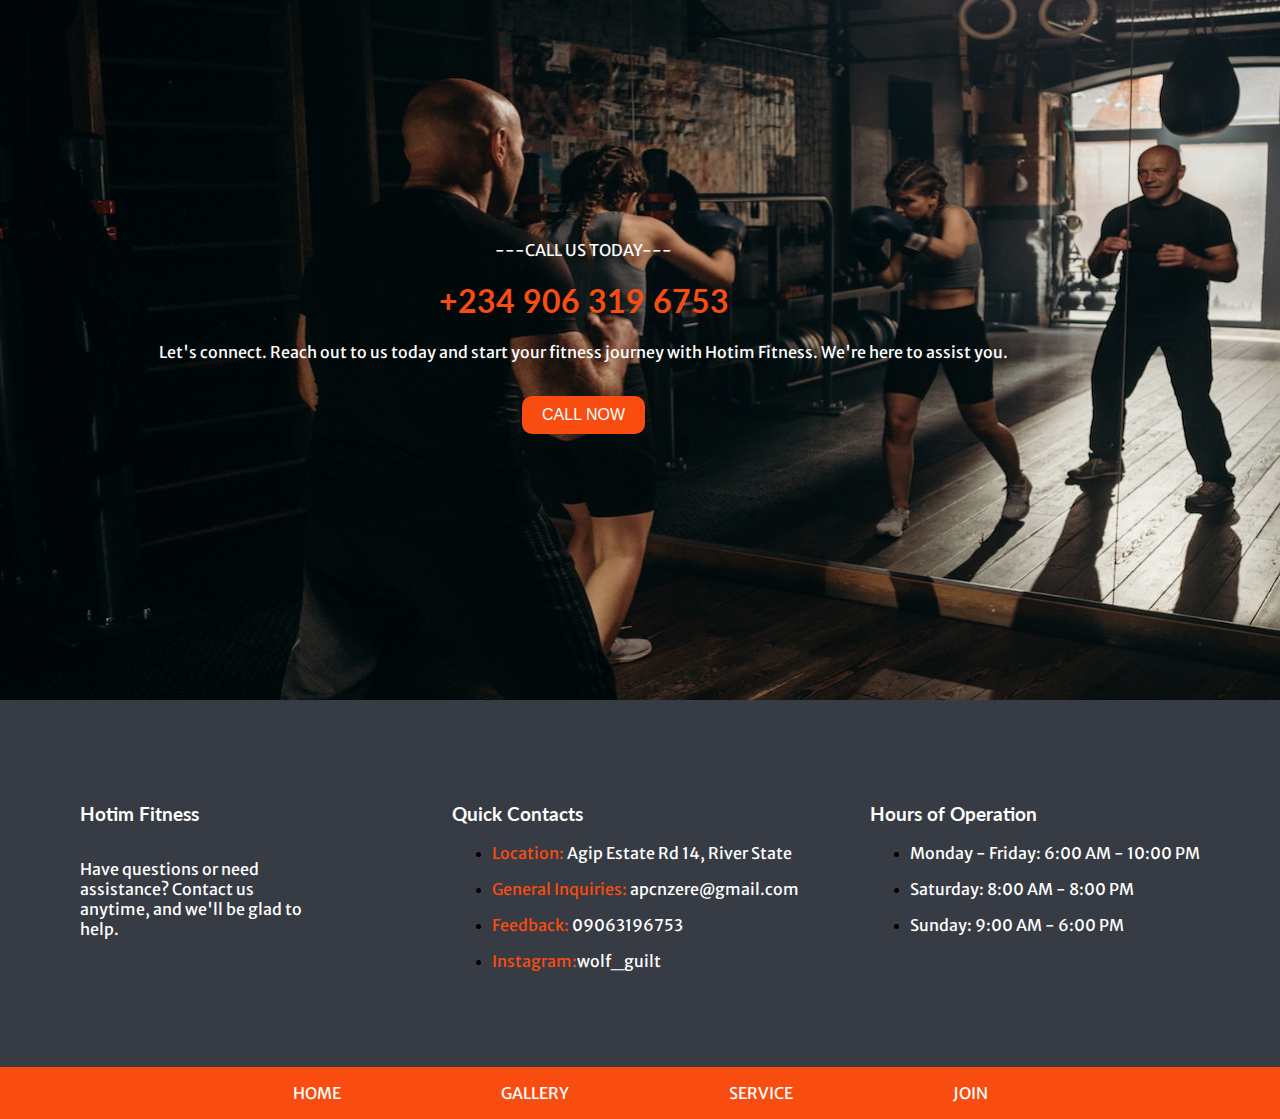
<file: html/contact.html>
<!DOCTYPE html>
<html lang="en">
<head>
    <meta charset="UTF-8">
    <meta name="viewport" content="width=<device-width>, initial-scale=1.0">
    <title>HOTIM FITNESS - REACH US</title>
    <link rel="stylesheet" href="/stylesheet/contact.css">
    <link rel="preconnect" href="https://fonts.googleapis.com">
<link rel="preconnect" href="https://fonts.gstatic.com" crossorigin>
<link href="https://fonts.googleapis.com/css2?family=Lato&family=Merriweather+Sans&display=swap" rel="stylesheet">
</head>
<body>
    <div class="top-container">
        <div class="tod">
            <p class="wit">---CALL US TODAY---</p>
            <h1 class="fit">+234 906 319 6753</h1>
            <p class="wit">Let's connect. Reach out to us today and start your fitness journey with Hotim Fitness. We're here to assist you.</p>
            <br>
            <button><a href="tel:09063196753">CALL NOW</a></button>
        </div>
        <img class="back" src="/images/back2.jpg" alt="Background pics">
    </div>
    <div class="middle-container">
        <div class="first-mid">
            <h3 class="first-mix">Hotim Fitness</h3>
            <p class="wid">Have questions or need assistance? Contact us anytime, and we'll be glad to help. </p>
        </div>
        <div>
            <h3>Quick Contacts</h3>
            <ul>
                <li><p><span class="fit">Location:</span> Agip Estate Rd 14, River State</p></li>
                <li><p><span class="fit">General Inquiries:</span> apcnzere@gmail.com</p></li>
                <li><p><span class="fit">Feedback:</span> 09063196753</p></li>
                <li><p><span class="fit">Instagram:</span>wolf_guilt</p></li>
            </ul>
        </div>
        <div>
            <h3>Hours of Operation</h3>
            <ul>
                <li><p>Monday - Friday: 6:00 AM - 10:00 PM</p></li>
                <li><p>Saturday: 8:00 AM - 8:00 PM</p></li>
                <li><p>Sunday: 9:00 AM - 6:00 PM</p></li>
            </ul>
        </div>
    </div>
    <div>
        <div class="third-container">
            <div class="t">
            <p><a href="/html/index.html">HOME</a></p>
            <p><a href="/html/gallery.html">GALLERY</a></p>
            <p><a href="/html/service.html">SERVICE</a></p>
            <p><a href="/html/join.html">JOIN</a></p>
       </div> 
    </div>
    </div>
    
</body>
</html>
</file>
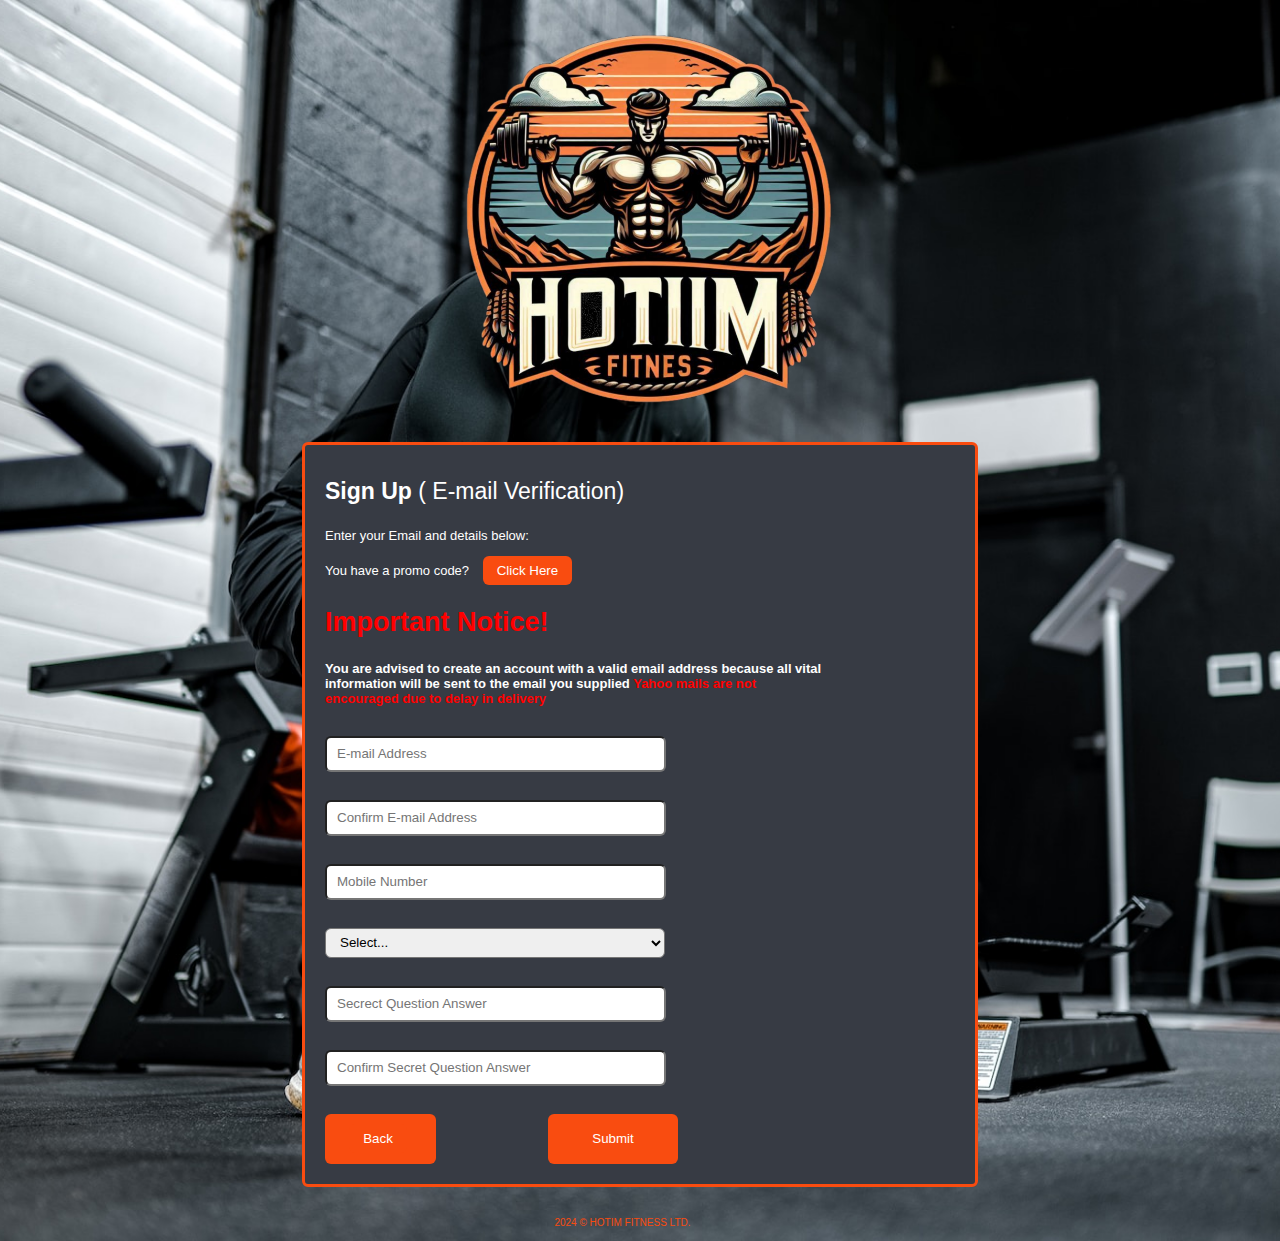
<file: html/join.html>
<!DOCTYPE html>
<html lang="en">
<head>
    <meta charset="UTF-8">
    <meta name="viewport" content="width=device-width, initial-scale=1.0">
    <title>HOTIM FITNESS - JOIN THE COMMUNITY</title>
    <link rel="stylesheet" href="/stylesheet/join.css">
</head>
<body>
    <div class="tes">
        <img src="/images/HTF log1.png" alt="" width="400" height="400">
    </div>

        <div class="main">
            <p class="Signup">
                <b>Sign Up</b> ( E-mail Verification)
            </p>
            <p>
                Enter your Email and details below:
            </p>
            <p>
                You have a promo code?
            <button>Click Here</button>
            </p>

            <h2>
                Important Notice!
            </h2>
            <p class="writeup">
                You are advised to create an account with a valid email address because all vital<br>
                information will be sent to the email you supplied <span style="color: red;">Yahoo mails are not<br>
                    encouraged due to delay in delivery</span>
            </p>

            <form action="#">

                <div class="email">
                    <label for="Email"></label>
                    <input type="email" placeholder="E-mail Address">
                </div>

                    <br>
                
                <div class="confirmemail">
                    <label for="Email"></label>   
                    <input type="email" placeholder="Confirm E-mail Address">
                </div>
                
                    <br>

                <div class="mobilenumber">   
                    <label for="Mobile Number"></label>
                    <input type="number" placeholder="Mobile Number">
                </div> 

                    <br>

                <div class="form-group">
                    <label for="form-group" class="control-label"></label>
                    <select name="Secret Question" id="Secret Question">
                        <option value="0">Select...</option>
                        <option value="1">What's Your middle name?</option>
                        <option value="2">How many kids do you have?</option>
                        <option value="3">What's your dads birthday?</option>
                        <option value="4">How many wives do you have?</option>
                        <option value="5">What's your favorite football team?</option>
                    </select>
                </div>

                    <br>

                <div class="secretanswer">
                    <label for="Secret Question Answer"></label>
                    <input type="text" placeholder="Secrect Question Answer">
                </div>

                    <br>

                <div class="confirmanswer">
                    <label for="Confirm Answer"></label>
                    <input type="text" placeholder="Confirm Secret Question Answer">
                </div>

                    <br>

                <div class="buttons">
                    <div class="button1">
                        <button>Back</button>
                    </div>
                    <div class="button2">
                        <input type="submit" value="Submit">
                    </div>
                </div>
            </form>
        </div>
    </div>
    <div class="copyright">2024 © HOTIM FITNESS LTD.</div>
</body>
</html>
</file>
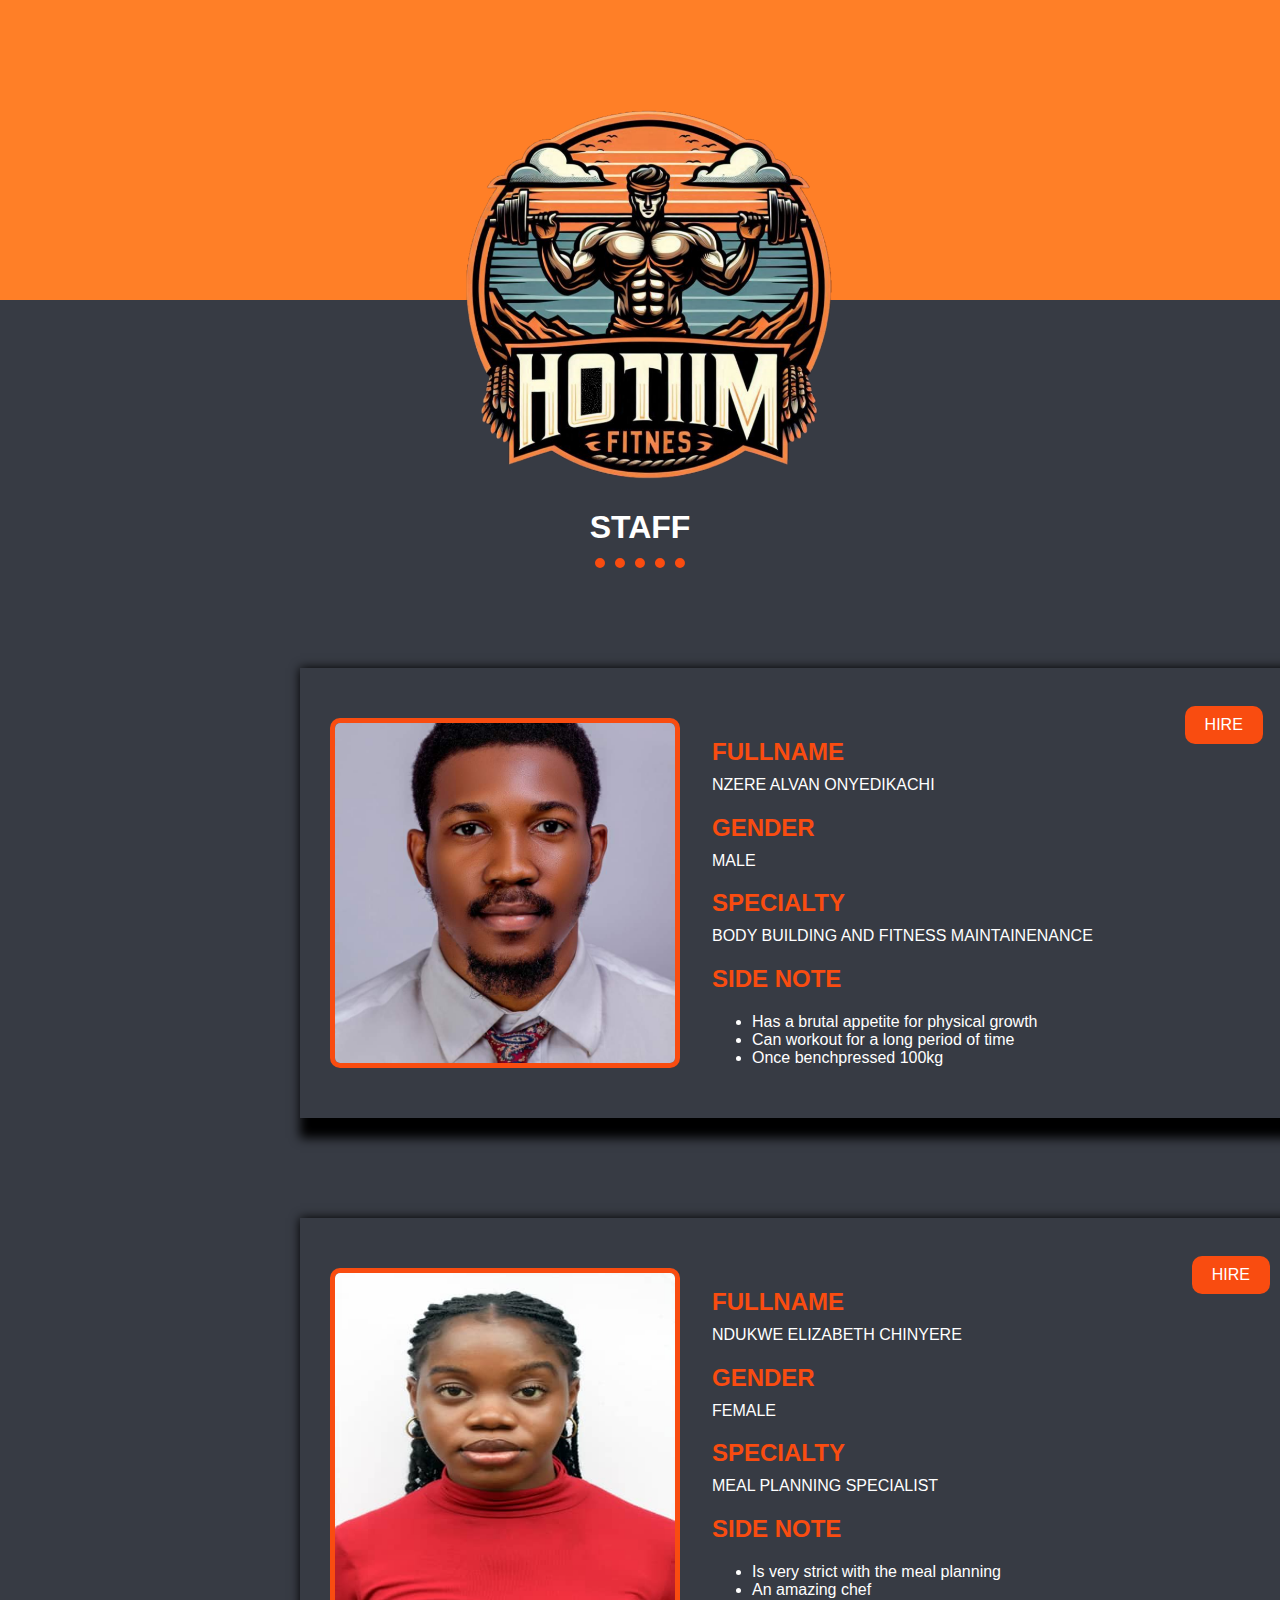
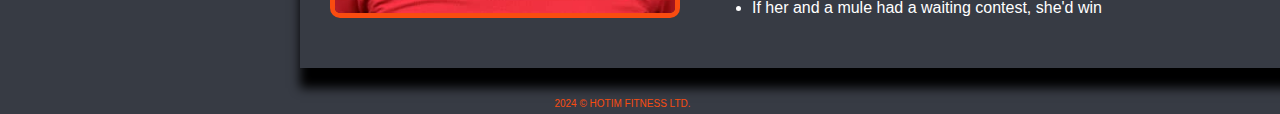
<file: html/trainer.html>
<!DOCTYPE html>
<html lang="en">
<head>
    <meta charset="UTF-8">
    <meta name="viewport" content="width=device-width, initial-scale=1.0">
    <title>HOTIM FITNESS - TRAINERS </title>
    <link rel="stylesheet" href="/stylesheet/trainer.css">
</head>
<body>
    <div class="highhalf"><img src="/images/Untitled.png" alt="" width="1518.5" height="300"></div>
    <div class="tes">
        <img src="/images/HTF log1.png" alt="" width="400" height="400" class="log">
    </div>
    <div class="tops">
        <h1 class="serv">STAFF</h1>
        <hr class="dotd">
    </div>
    <div class="acc">
        <div class="ai">
            <img src="/images/FB_IMG_1726762547488.jpg" alt="" width="340" height="340" class="api">
        </div>
        <div class="awu">
            <h2>FULLNAME</h2>
            <p>NZERE ALVAN ONYEDIKACHI<button class="hi">HIRE</button></p>
            <h2>GENDER</h2>
            <P>MALE</P>
            <h2>SPECIALTY</h2>
            <p>BODY BUILDING AND FITNESS MAINTAINENANCE</p>
            <h2>SIDE NOTE</h2>
            <ul>
                <li>Has a brutal appetite for physical growth</li>
                <li>Can workout for a long period of time</li>
                <li>Once benchpressed 100kg</li>
            </ul>
        </div>
    </div>

    <div class="ecc">
        <div class="ei">
            <img src="/images/IMG-20240919-WA0055.jpg" alt="" width="340" height="340" class="epi">
        </div>
        <div class="ewu">
            <h2>FULLNAME</h2>
            <p>NDUKWE ELIZABETH CHINYERE<button class="hii">HIRE</button></p>
            <h2>GENDER</h2>
            <P>FEMALE</P>
            <h2>SPECIALTY</h2>
            <p>MEAL PLANNING SPECIALIST</p>
            <h2>SIDE NOTE</h2>
            <ul>
                <li>Is very strict with the meal planning</li>
                <li>An amazing chef</li>
                <li>If her and a mule had a waiting contest, she'd win</li>
            </ul>
        </div>
    </div>
    <div class="copyright">2024 © HOTIM FITNESS LTD.</div>
</body>
</html>
</file>
<file: stylesheet/contact.css>
body{
    margin: 0;
    padding:0;
    background-color: #373b44;
    height: 100vh;
}
.top-container{
    position: relative;
}
.tod{
    position: absolute;
    text-align: center;
    right: 17rem;
    top: 14rem;
}
.tod button{
    background-color: #F94C10;
    border: none;
    color: #ffff;
    padding: 10px 20px;
    text-align: center;
    text-decoration: none;
    display: inline-block;
    font-size: 16px;
    border-radius: 10px;
    cursor: pointer;
    transition: opacity 0.15s, box-shadow 0.15;
   
    &:hover {
        opacity: 0.5;
        box-shadow: 5px 5px 5px rgba(0, 0, 0, 0.15);

    }
}
.tod button a{
    text-decoration:none;
    color: white;
}
.back{
    height: 700px;
    width: 100%
}
.fit{
    color: #F94C10;
}
.wit{
    color: white;
}
.middle-container{
    display: flex;
    padding: 80px;
    justify-content: space-between;
}
.middle-container h3{
    color: white;
    font-family: 'Lato', sans-serif;
}
.middle-container p{
    font-family: 'Merriweather Sans', sans-serif;
}
.wid{
    width: 80%;
    color: white;
    /* display: inline-block; */
}
.first-mid{
    display: inline-block;
    width: 300px;
}
.first-mix{
    display: inline-block;
}
ul li p{
    color: white;
}
.third-container{
    background-color: #F94C10;
    text-align: center;
    display: flex;
    justify-content: space-evenly;
}
.t{
    display: flex;
    gap: 10em;
    text-align: center;
    margin: auto;
}
.third-container p{
    color: white;
    font-family: 'Merriweather Sans', sans-serif;
    display: flex;
}
.tod h1{
    font-family: 'Lato', sans-serif;
}
.tod p{
    font-family: 'Merriweather Sans', sans-serif;
}
.third-container p a{
    text-decoration: none;
    color: white;
    transition: opacity 0.15s, box-shadow 0.15;
   
    &:hover {
        opacity: 0.5;
        box-shadow: 5px 5px 5px rgba(0, 0, 0, 0.15);

    }

}
@media(max-width:852px){
    body{
        margin: 0;
        padding:0;
        background-color: #373b44;
        height: 100vh;
        /* width: 100%; */
    }
    .top-container{
        position: relative;
    }
    .tod{
        position: absolute;
        text-align: center;
        right: 7rem;
        top: 100px;
        font-size: 10px;
        width: 45%;
    }
    .tod button{
        background-color: #F94C10;
        border: none;
        color: #ffff;
        padding: 5px 10px;
        text-align: center;
        text-decoration: none;
        display: inline-block;
        font-size: 10px;
        border-radius: 10px;
        cursor: pointer;
    }
    .back{
        height: 400px;
        /* width: 45% */
    }
    /* for second container */
    .middle-container{
        display: flex;
        flex-direction: column;
        padding: 10px;
        justify-content: space-between;
        font-size: 15px;
        /* width: 40%; */
    }
    /* for third container */
    .third-container{
        background-color: #F94C10;
        text-align:center;
        display: flex;
        flex-direction: column;
        /* justify-content: space-evenly; */
        font-size: 7px;
        /* width: 45%; */
        margin: 0, auto;
    }

    .t{
        display: flex;
        gap: 10em;
        text-align: center;
        margin: auto;
    }

}
</file>
<file: stylesheet/join.css>
body{
    background-image: url(/images/medium.jpg);
    background-size: 100%;
    background-position: center;
    background-repeat: no-repeat;
    background-size: cover;
}

.tes{
    text-align: center;
    margin-bottom: 30px;
  }

  .main {
    
    margin:  auto;
    max-width: 40rem;
    border: solid;
    border-width: 3px;
    border-color: #F94C10;
    padding: 10px;
    padding-left: 20px;
    text-align: left;
    border-radius: 6px;
    background-color: #373b44;
}

.Signup {
    font-size: 23px;
    font-family: sans-serif;
    color: white;
}

p {
    font-size: 13px;
    color: white;
    font-family: sans-serif;
}

button {
    background-color: #F94C10;
    padding: 7px 14px;
    border: none;
    color: #ffffff;
    border-radius: 6px;
    margin-left: 10px;
    cursor: pointer;
    transition: opacity 0.15s, box-shadow 0.15;
   
    &:hover {
        opacity: 0.5;
        box-shadow: 5px 5px 5px rgba(0, 0, 0, 0.15);

    }
}

h2 {
    color: #ff0000;
    font-size: 27px;
    font-family: sans-serif;
}

.writeup {
    font-weight: bold;
    margin-bottom: 30px;
}

form input[type=email] {
    
    padding-left: 10px;
    width: 325px;
    height: 30px;
    margin-bottom: 10px;
    border-radius: 6px;
}

form input[type=number] {
    
    padding-left: 10px;
    width: 325px;
    height: 30px;
    margin-bottom: 10px;
    border-radius: 6px;
}

select {
    padding-left: 10px;
    width: 340px;
    height: 30px;
    margin-bottom: 10px;
    border-radius: 6px;
}

form input[type=text] {
    
    padding-left: 10px;
    width: 325px;
    height: 30px;
    margin-bottom: 10px;
    border-radius: 6px;
}

.buttons {
    display: flex;
    gap: 7em;
    margin-bottom: 10px;
}
.form{
    text-align: center;
}
.button1 {
    width: 86px;
    padding: 5px;
    padding-right: 20px;
    padding-top: 10px;
    text-align: center;
    background-color: #F94C10;
    color: #ffffff;
    font-family: sans-serif;
    cursor: pointer;
    /* max-height: fit-content; */
    border-radius: 6px;
    transition: opacity 0.15s, box-shadow 0.15;
   
    &:hover {
        opacity: 0.5;
        box-shadow: 5px 5px 5px rgba(0, 0, 0, 0.15);

    }
}

form input[type=submit] {
    width: 130px;
    padding: 5px;
    text-align: center;
    background-color: #F94C10;
    color: #ffffff;
    font-family: sans-serif;
    border: none;
    height: 50px;
    border-radius: 6px;
    cursor: pointer;
    transition: opacity 0.15s, box-shadow 0.15;
   
    &:hover {
        opacity: 0.5;
        box-shadow: 5px 5px 5px rgba(0, 0, 0, 0.15);

    }
}
.copyright{
    text-align: center;
    margin-top: 30px;
    color: #F94C10;
    font-size: 10px;
    font-family: sans-serif;
    margin-left: -35px;
   padding-bottom: 5px;
}

@media only screen and (max-width: 852px) {
    img{
        margin-left: -21px;
    }
    .main {
        max-width: 90%;
        margin: 20px auto;
        padding: 20px;
    }
    form input[type=email], form input[type=number], form input[type=text], select {
        width: 100%;
    }
    .buttons {
        flex-direction: column;
        gap: 10px;
    }
    .button1 {
        width: 305px;
    }
    form input[type=submit] {
        width: 100%;
    }
    .form-group{
        width: 345px;
    }
    .copyright {
        margin-left: 0;
    }
}
</file>
<file: stylesheet/trainer.css>
body{
    margin: 0;
    padding: 0;
    background-color: #373b44;
    height: 100vh;
}

.tes{
  text-align: center;
  margin-top: -220px;
}

.tops{
    text-align: center;
}

.serv{
    color: white;
    font-family: 'Lato', sans-serif
}

.dotd{
    border: none;
    border-top: 10px dotted #F94C10;
    width: 90px;
    margin-top: -10px;
}

.acc{
    display: flex;
    gap: 2em;
    margin-top: 100px;
    margin-left: 300px;
    border: none;
    box-shadow: 10px 10px 10px 10px black;
    max-width: 1000px;
    min-height: 450px;
}

.api{
    border-style: solid;
    border-radius: 10px;
    border-width: 5px;
    border-color: #F94C10;

}

.ai{
    margin-top: 50px;
    margin-left: 30px;
}

.awu{
margin-top: 50px;
}

.hi{
    margin-left: 250px;
    margin-top: -70px;
    background-color: #F94C10;
    border: none;
    color: #ffff;
    padding: 10px 20px;
    text-align: center;
    text-decoration: none;
    display: inline-block;
    font-size: 16px;
    border-radius: 10px;
    cursor: pointer;
    position: absolute;
    transition: opacity 0.15s, box-shadow 0.15;
   
    &:hover {
        opacity: 0.5;
        box-shadow: 5px 5px 5px rgba(0, 0, 0, 0.15);

    }
}
h2{
    color: #F94C10;
    font-family: 'Lato', sans-serif;
}

p{
    color: white;
    font-family: sans-serif;
    margin-top: -10px;
}

ul{
    color: white;
    font-family: 'Lato', sans-serif;
}

.ecc{
    display: flex;
    gap: 2em;
    margin-top: 100px;
    margin-left: 300px;
    border: none;
    box-shadow: 10px 10px 10px 10px black;
    max-width: 1000px;
    min-height: 450px;
}

.epi{
    border-style: solid;
    border-radius: 10px;
    border-width: 5px;
    border-color: #F94C10;

}

.ei{
    margin-top: 50px;
    margin-left: 30px;
}

.ewu{
margin-top: 50px;
}

.hii{
    margin-left: 230px;
    margin-top: -70px;
    background-color: #F94C10;
    border: none;
    color: #ffff;
    padding: 10px 20px;
    text-align: center;
    text-decoration: none;
    display: inline-block;
    font-size: 16px;
    border-radius: 10px;
    cursor: pointer;
    position: absolute;
    transition: opacity 0.15s, box-shadow 0.15;
   
    &:hover {
        opacity: 0.5;
        box-shadow: 5px 5px 5px rgba(0, 0, 0, 0.15);

    }
}

.copyright{
    text-align: center;
    margin-top: 30px;
    color: #F94C10;
    font-size: 10px;
    font-family: sans-serif;
    margin-left: -35px;
   padding-bottom: 5px;
}

@media only screen and (max-width: 852px) {
    img{
        width: 100%;
    }
    .log{
        margin-left: -20px;
    }
    .acc {
        margin-left: 10px;
        max-width: 350px;
        min-height: 200px;
    }
    .ecc {
        margin-left: 10px;
        max-width: 350px;
        min-height: 200px;
    }
    .hi {
        margin-left: -264px;
        margin-top: 130px;
    }
    .hii {
        margin-left: -284px;
        margin-top: 130px;
    }
    .ai {
        margin-left: 10px;
        
    }
    .ei {
        margin-left: 10px;
    }
    .awu {
        margin-top: 20px;
       
    }
    .ewu {
        margin-top: 20px;
    }
    .copyright {
        margin-left: 0;
    }
    .api{
        width: 100px;
        height: 100px;
    }
    .epi{
        width: 100px;
        height: 100px;
    }
    h2{
        font-size: 16px;
    }
    p{
        font-size: 10px;
    }
    li{
        font-size: 10px;
        margin-left: -40px;
    }
}
</file>
